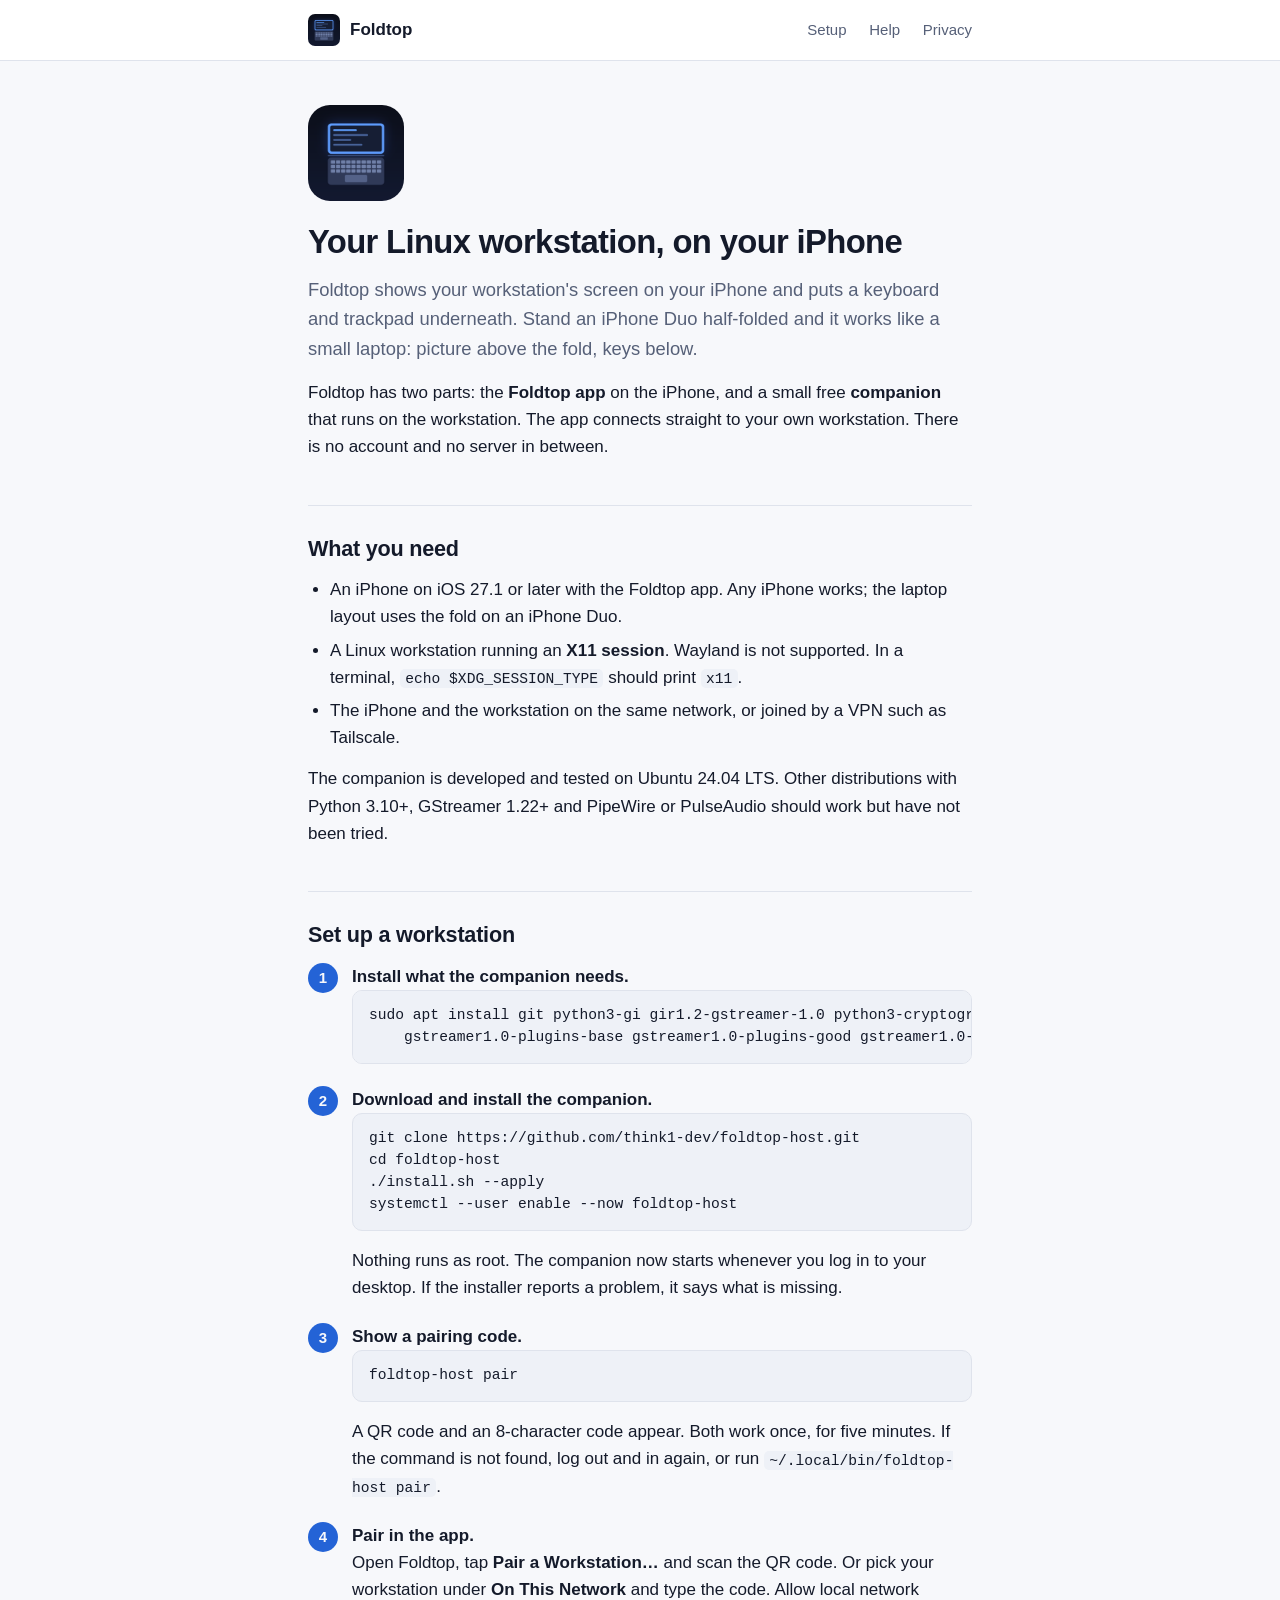
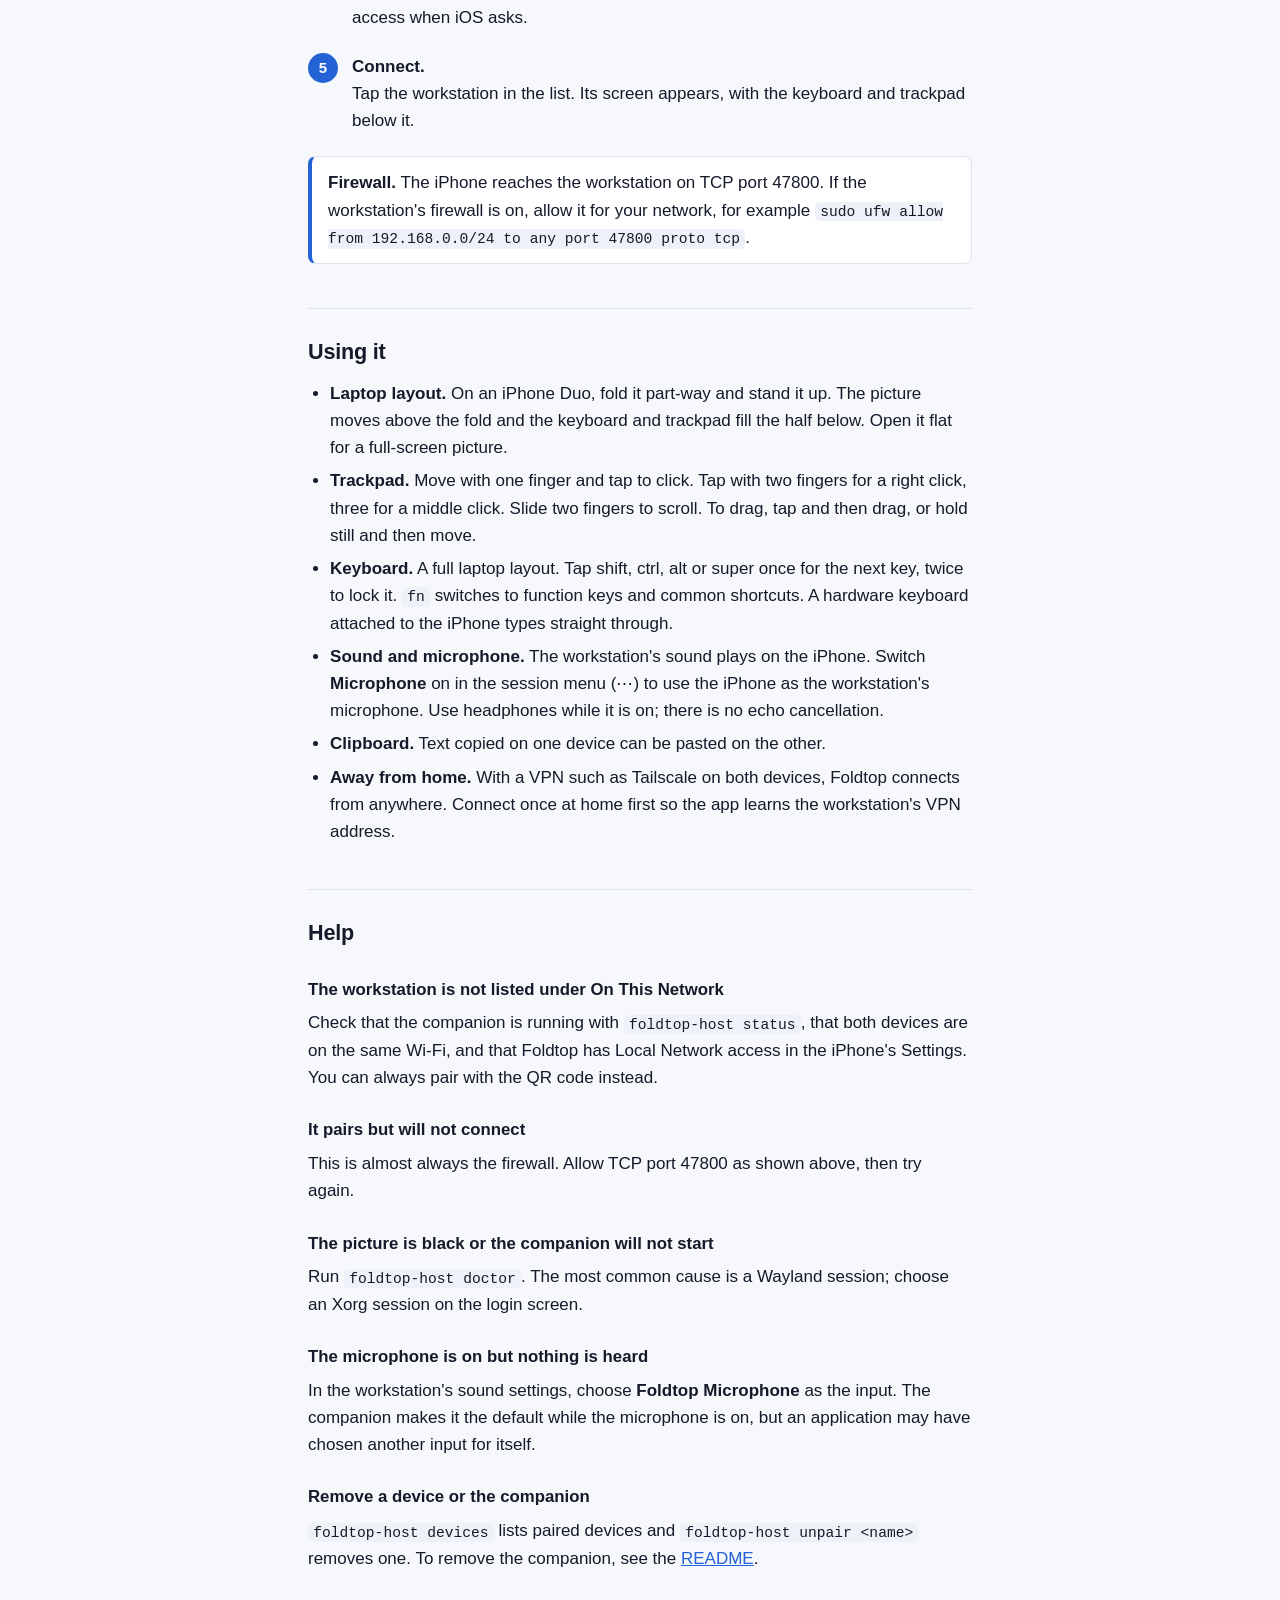
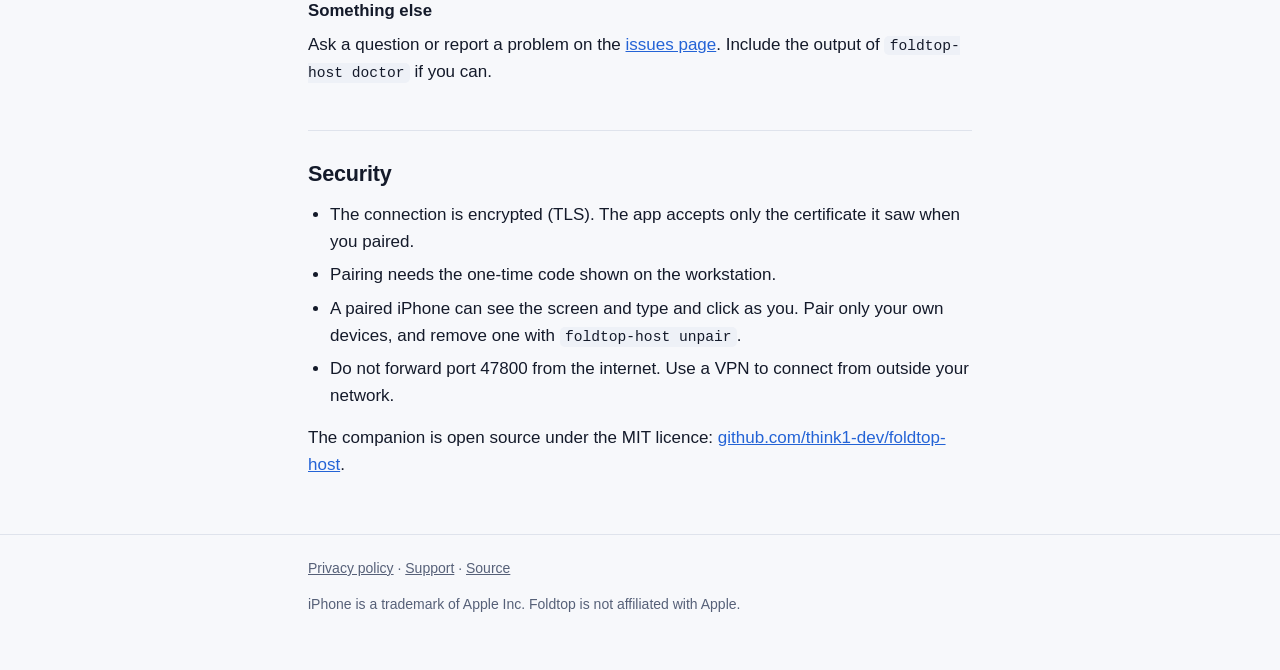
<file: docs/index.html>
<!doctype html>
<html lang="en">
<head>
<meta charset="utf-8">
<meta name="viewport" content="width=device-width, initial-scale=1">
<title>Foldtop: your Linux workstation on your iPhone</title>
<meta name="description" content="Foldtop shows your Linux workstation on your iPhone with a keyboard and trackpad underneath. Setup guide and help.">
<link rel="icon" href="icon.png">
<link rel="apple-touch-icon" href="icon.png">
<link rel="stylesheet" href="style.css">
</head>
<body>

<header class="site">
  <div class="wrap">
    <a class="brand" href="./"><img src="icon.png" alt="">Foldtop</a>
    <nav>
      <a href="#setup">Setup</a>
      <a href="#help">Help</a>
      <a href="privacy.html">Privacy</a>
    </nav>
  </div>
</header>

<main class="wrap">

  <section class="hero">
    <img src="icon.png" alt="Foldtop app icon">
    <h1>Your Linux workstation, on your iPhone</h1>
    <p class="lead">Foldtop shows your workstation's screen on your iPhone and puts a
    keyboard and trackpad underneath. Stand an iPhone Duo half-folded and it works
    like a small laptop: picture above the fold, keys below.</p>
  </section>

  <p>Foldtop has two parts: the <strong>Foldtop app</strong> on the iPhone, and a
  small free <strong>companion</strong> that runs on the workstation. The app
  connects straight to your own workstation. There is no account and no server in
  between.</p>

  <h2 id="needs">What you need</h2>
  <ul>
    <li>An iPhone on iOS 27.1 or later with the Foldtop app. Any iPhone works; the
    laptop layout uses the fold on an iPhone Duo.</li>
    <li>A Linux workstation running an <strong>X11 session</strong>. Wayland is not
    supported. In a terminal, <code>echo $XDG_SESSION_TYPE</code> should print
    <code>x11</code>.</li>
    <li>The iPhone and the workstation on the same network, or joined by a VPN such
    as Tailscale.</li>
  </ul>
  <p>The companion is developed and tested on Ubuntu 24.04 LTS. Other
  distributions with Python 3.10+, GStreamer 1.22+ and PipeWire or PulseAudio
  should work but have not been tried.</p>

  <h2 id="setup">Set up a workstation</h2>
  <ol class="steps">
    <li>
      <strong>Install what the companion needs.</strong>
      <pre><code>sudo apt install git python3-gi gir1.2-gstreamer-1.0 python3-cryptography \
    gstreamer1.0-plugins-base gstreamer1.0-plugins-good gstreamer1.0-plugins-ugly</code></pre>
    </li>
    <li>
      <strong>Download and install the companion.</strong>
      <pre><code>git clone https://github.com/think1-dev/foldtop-host.git
cd foldtop-host
./install.sh --apply
systemctl --user enable --now foldtop-host</code></pre>
      <p>Nothing runs as root. The companion now starts whenever you log in to
      your desktop. If the installer reports a problem, it says what is missing.</p>
    </li>
    <li>
      <strong>Show a pairing code.</strong>
      <pre><code>foldtop-host pair</code></pre>
      <p>A QR code and an 8-character code appear. Both work once, for five
      minutes. If the command is not found, log out and in again, or run
      <code>~/.local/bin/foldtop-host pair</code>.</p>
    </li>
    <li>
      <strong>Pair in the app.</strong>
      <p>Open Foldtop, tap <strong>Pair a Workstation…</strong> and scan the QR
      code. Or pick your workstation under <strong>On This Network</strong> and
      type the code. Allow local network access when iOS asks.</p>
    </li>
    <li>
      <strong>Connect.</strong>
      <p>Tap the workstation in the list. Its screen appears, with the keyboard
      and trackpad below it.</p>
    </li>
  </ol>

  <div class="note">
    <p><strong>Firewall.</strong> The iPhone reaches the workstation on TCP port
    47800. If the workstation's firewall is on, allow it for your network, for
    example <code>sudo ufw allow from 192.168.0.0/24 to any port 47800 proto tcp</code>.</p>
  </div>

  <h2 id="using">Using it</h2>
  <ul>
    <li><strong>Laptop layout.</strong> On an iPhone Duo, fold it part-way and stand
    it up. The picture moves above the fold and the keyboard and trackpad fill the
    half below. Open it flat for a full-screen picture.</li>
    <li><strong>Trackpad.</strong> Move with one finger and tap to click. Tap with
    two fingers for a right click, three for a middle click. Slide two fingers to
    scroll. To drag, tap and then drag, or hold still and then move.</li>
    <li><strong>Keyboard.</strong> A full laptop layout. Tap shift, ctrl, alt or
    super once for the next key, twice to lock it. <code>fn</code> switches to
    function keys and common shortcuts. A hardware keyboard attached to the iPhone
    types straight through.</li>
    <li><strong>Sound and microphone.</strong> The workstation's sound plays on the
    iPhone. Switch <strong>Microphone</strong> on in the session menu (⋯) to use
    the iPhone as the workstation's microphone. Use headphones while it is on;
    there is no echo cancellation.</li>
    <li><strong>Clipboard.</strong> Text copied on one device can be pasted on the
    other.</li>
    <li><strong>Away from home.</strong> With a VPN such as Tailscale on both
    devices, Foldtop connects from anywhere. Connect once at home first so the
    app learns the workstation's VPN address.</li>
  </ul>

  <h2 id="help">Help</h2>

  <h3>The workstation is not listed under On This Network</h3>
  <p>Check that the companion is running with <code>foldtop-host status</code>,
  that both devices are on the same Wi-Fi, and that Foldtop has Local Network
  access in the iPhone's Settings. You can always pair with the QR code instead.</p>

  <h3>It pairs but will not connect</h3>
  <p>This is almost always the firewall. Allow TCP port 47800 as shown above, then
  try again.</p>

  <h3>The picture is black or the companion will not start</h3>
  <p>Run <code>foldtop-host doctor</code>. The most common cause is a Wayland
  session; choose an Xorg session on the login screen.</p>

  <h3>The microphone is on but nothing is heard</h3>
  <p>In the workstation's sound settings, choose <strong>Foldtop Microphone</strong>
  as the input. The companion makes it the default while the microphone is on,
  but an application may have chosen another input for itself.</p>

  <h3>Remove a device or the companion</h3>
  <p><code>foldtop-host devices</code> lists paired devices and
  <code>foldtop-host unpair &lt;name&gt;</code> removes one. To remove the
  companion, see the
  <a href="https://github.com/think1-dev/foldtop-host#update-or-remove">README</a>.</p>

  <h3>Something else</h3>
  <p>Ask a question or report a problem on the
  <a href="https://github.com/think1-dev/foldtop-host/issues">issues page</a>.
  Include the output of <code>foldtop-host doctor</code> if you can.</p>

  <h2 id="security">Security</h2>
  <ul>
    <li>The connection is encrypted (TLS). The app accepts only the certificate it
    saw when you paired.</li>
    <li>Pairing needs the one-time code shown on the workstation.</li>
    <li>A paired iPhone can see the screen and type and click as you. Pair only
    your own devices, and remove one with <code>foldtop-host unpair</code>.</li>
    <li>Do not forward port 47800 from the internet. Use a VPN to connect from
    outside your network.</li>
  </ul>
  <p>The companion is open source under the MIT licence:
  <a href="https://github.com/think1-dev/foldtop-host">github.com/think1-dev/foldtop-host</a>.</p>

</main>

<footer class="site">
  <div class="wrap">
    <p><a href="privacy.html">Privacy policy</a> ·
    <a href="https://github.com/think1-dev/foldtop-host/issues">Support</a> ·
    <a href="https://github.com/think1-dev/foldtop-host">Source</a></p>
    <p>iPhone is a trademark of Apple Inc. Foldtop is not affiliated with Apple.</p>
  </div>
</footer>

</body>
</html>
</file>
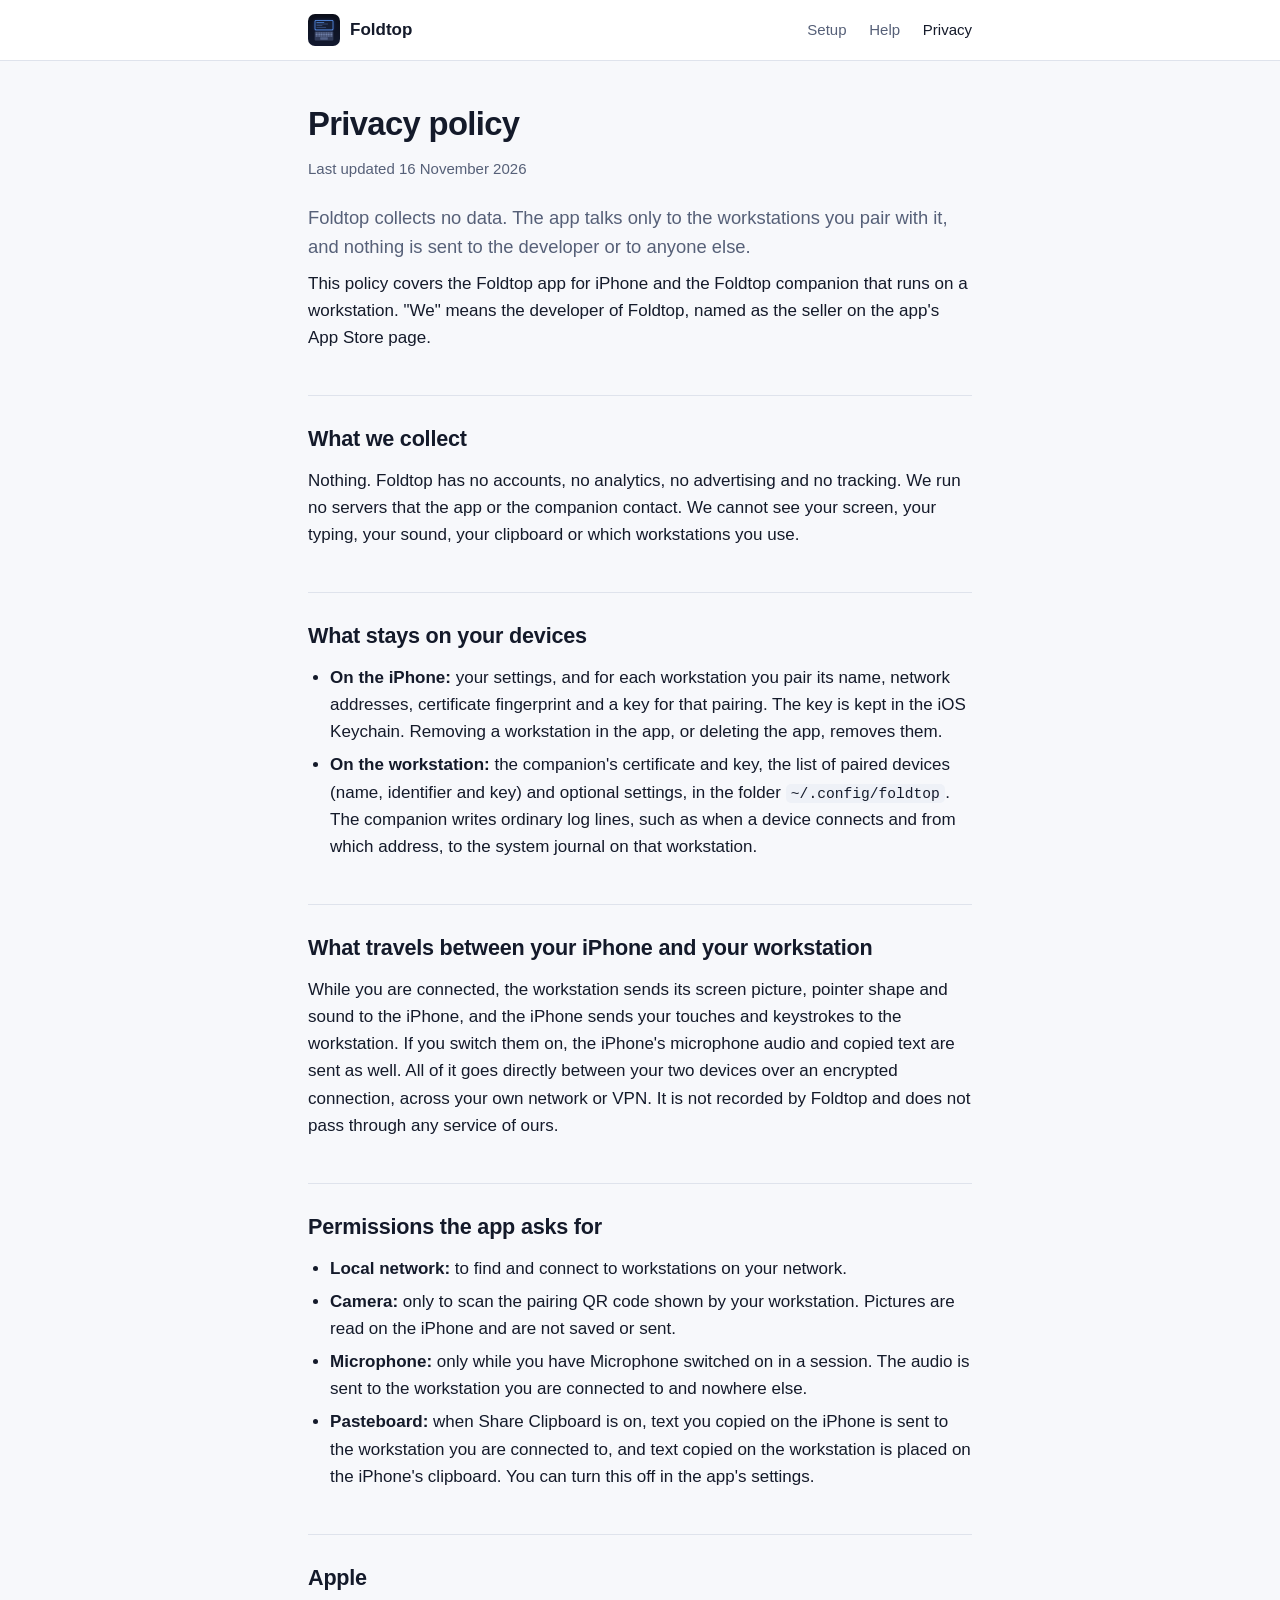
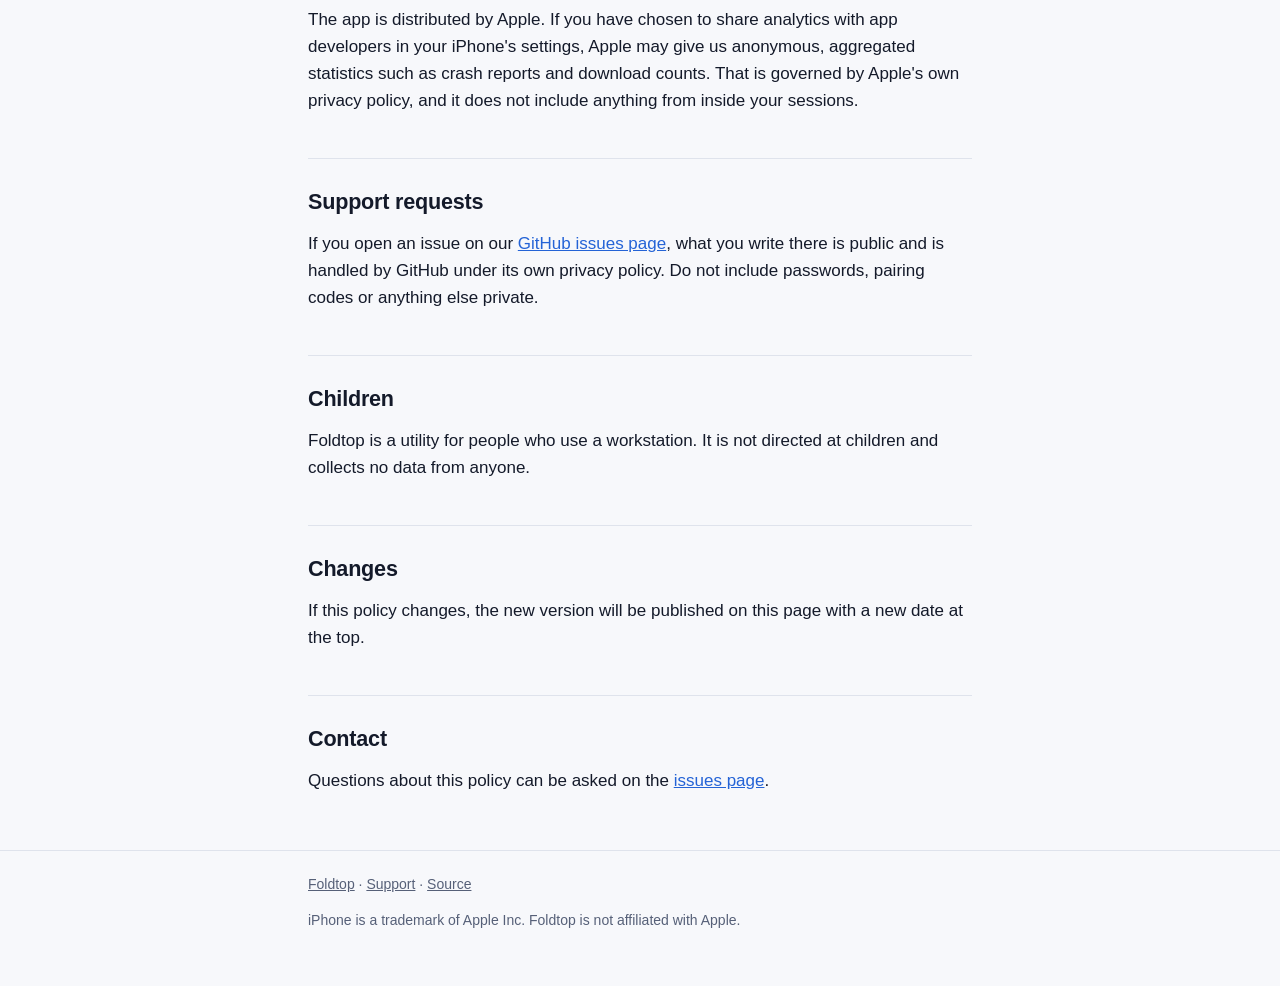
<file: docs/privacy.html>
<!doctype html>
<html lang="en">
<head>
<meta charset="utf-8">
<meta name="viewport" content="width=device-width, initial-scale=1">
<title>Foldtop privacy policy</title>
<meta name="description" content="Foldtop collects no data. The app talks only to the workstations you pair.">
<link rel="icon" href="icon.png">
<link rel="apple-touch-icon" href="icon.png">
<link rel="stylesheet" href="style.css">
</head>
<body>

<header class="site">
  <div class="wrap">
    <a class="brand" href="./"><img src="icon.png" alt="">Foldtop</a>
    <nav>
      <a href="./#setup">Setup</a>
      <a href="./#help">Help</a>
      <a href="privacy.html" aria-current="page">Privacy</a>
    </nav>
  </div>
</header>

<main class="wrap">

  <section class="hero">
    <h1>Privacy policy</h1>
    <p class="updated">Last updated 16 November 2026</p>
  </section>

  <p class="lead">Foldtop collects no data. The app talks only to the workstations
  you pair with it, and nothing is sent to the developer or to anyone else.</p>

  <p>This policy covers the Foldtop app for iPhone and the Foldtop companion that
  runs on a workstation. "We" means the developer of Foldtop, named as the seller
  on the app's App Store page.</p>

  <h2>What we collect</h2>
  <p>Nothing. Foldtop has no accounts, no analytics, no advertising and no
  tracking. We run no servers that the app or the companion contact. We cannot see
  your screen, your typing, your sound, your clipboard or which workstations you
  use.</p>

  <h2>What stays on your devices</h2>
  <ul>
    <li><strong>On the iPhone:</strong> your settings, and for each workstation you
    pair its name, network addresses, certificate fingerprint and a key for that
    pairing. The key is kept in the iOS Keychain. Removing a workstation in the
    app, or deleting the app, removes them.</li>
    <li><strong>On the workstation:</strong> the companion's certificate and key,
    the list of paired devices (name, identifier and key) and optional settings,
    in the folder <code>~/.config/foldtop</code>. The companion writes ordinary
    log lines, such as when a device connects and from which address, to the
    system journal on that workstation.</li>
  </ul>

  <h2>What travels between your iPhone and your workstation</h2>
  <p>While you are connected, the workstation sends its screen picture, pointer
  shape and sound to the iPhone, and the iPhone sends your touches and
  keystrokes to the workstation. If you switch them on, the iPhone's microphone
  audio and copied text are sent as well. All of it goes directly between your
  two devices over an encrypted connection, across your own network or VPN. It is
  not recorded by Foldtop and does not pass through any service of ours.</p>

  <h2>Permissions the app asks for</h2>
  <ul>
    <li><strong>Local network:</strong> to find and connect to workstations on
    your network.</li>
    <li><strong>Camera:</strong> only to scan the pairing QR code shown by your
    workstation. Pictures are read on the iPhone and are not saved or sent.</li>
    <li><strong>Microphone:</strong> only while you have Microphone switched on
    in a session. The audio is sent to the workstation you are connected to and
    nowhere else.</li>
    <li><strong>Pasteboard:</strong> when Share Clipboard is on, text you copied
    on the iPhone is sent to the workstation you are connected to, and text
    copied on the workstation is placed on the iPhone's clipboard. You can turn
    this off in the app's settings.</li>
  </ul>

  <h2>Apple</h2>
  <p>The app is distributed by Apple. If you have chosen to share analytics with
  app developers in your iPhone's settings, Apple may give us anonymous,
  aggregated statistics such as crash reports and download counts. That is
  governed by Apple's own privacy policy, and it does not include anything from
  inside your sessions.</p>

  <h2>Support requests</h2>
  <p>If you open an issue on our
  <a href="https://github.com/think1-dev/foldtop-host/issues">GitHub issues page</a>,
  what you write there is public and is handled by GitHub under its own privacy
  policy. Do not include passwords, pairing codes or anything else private.</p>

  <h2>Children</h2>
  <p>Foldtop is a utility for people who use a workstation. It is not directed at
  children and collects no data from anyone.</p>

  <h2>Changes</h2>
  <p>If this policy changes, the new version will be published on this page with
  a new date at the top.</p>

  <h2>Contact</h2>
  <p>Questions about this policy can be asked on the
  <a href="https://github.com/think1-dev/foldtop-host/issues">issues page</a>.</p>

</main>

<footer class="site">
  <div class="wrap">
    <p><a href="./">Foldtop</a> ·
    <a href="https://github.com/think1-dev/foldtop-host/issues">Support</a> ·
    <a href="https://github.com/think1-dev/foldtop-host">Source</a></p>
    <p>iPhone is a trademark of Apple Inc. Foldtop is not affiliated with Apple.</p>
  </div>
</footer>

</body>
</html>
</file>
<file: docs/style.css>
:root {
  --bg: #f7f8fb;
  --surface: #ffffff;
  --text: #141a2a;
  --muted: #566078;
  --line: #dfe3ec;
  --accent: #2463d6;
  --code-bg: #eef1f7;
  color-scheme: light dark;
}

@media (prefers-color-scheme: dark) {
  :root {
    --bg: #0c111d;
    --surface: #141b2b;
    --text: #e8ecf5;
    --muted: #9aa5bd;
    --line: #253049;
    --accent: #6ea5ff;
    --code-bg: #1a2336;
  }
}

* { box-sizing: border-box; }

html { -webkit-text-size-adjust: 100%; }

body {
  margin: 0;
  background: var(--bg);
  color: var(--text);
  font: 17px/1.6 -apple-system, BlinkMacSystemFont, "Segoe UI", Roboto, "Helvetica Neue", Arial, sans-serif;
}

.wrap {
  max-width: 44rem;
  margin: 0 auto;
  padding: 0 20px;
}

header.site {
  border-bottom: 1px solid var(--line);
  background: var(--surface);
}

header.site .wrap {
  display: flex;
  align-items: center;
  justify-content: space-between;
  gap: 16px;
  padding-top: 14px;
  padding-bottom: 14px;
}

.brand {
  display: flex;
  align-items: center;
  gap: 10px;
  font-weight: 650;
  color: var(--text);
  text-decoration: none;
}

.brand img {
  width: 32px;
  height: 32px;
  border-radius: 7px;
}

nav a {
  color: var(--muted);
  text-decoration: none;
  margin-left: 18px;
  font-size: 15px;
}

nav a:hover, nav a[aria-current="page"] { color: var(--text); }

.hero { padding: 44px 0 8px; }

.hero img {
  width: 96px;
  height: 96px;
  border-radius: 22px;
  display: block;
  margin-bottom: 22px;
}

h1 {
  font-size: 2.05rem;
  line-height: 1.15;
  letter-spacing: -0.02em;
  margin: 0 0 14px;
}

.lead {
  font-size: 1.15rem;
  color: var(--muted);
  margin: 0 0 8px;
}

h2 {
  font-size: 1.35rem;
  letter-spacing: -0.01em;
  margin: 44px 0 10px;
  padding-top: 26px;
  border-top: 1px solid var(--line);
}

h3 {
  font-size: 1.05rem;
  margin: 26px 0 6px;
}

p, ul, ol { margin: 0 0 14px; }

ul, ol { padding-left: 1.3em; }

li { margin-bottom: 6px; }

a { color: var(--accent); }

code, pre {
  font-family: ui-monospace, SFMono-Regular, Menlo, Consolas, "Liberation Mono", monospace;
  font-size: 0.86em;
}

code {
  background: var(--code-bg);
  border-radius: 5px;
  padding: 0.12em 0.36em;
}

pre {
  background: var(--code-bg);
  border: 1px solid var(--line);
  border-radius: 10px;
  padding: 14px 16px;
  overflow-x: auto;
  line-height: 1.5;
  margin: 0 0 16px;
}

pre code {
  background: none;
  padding: 0;
  font-size: 1em;
}

.note {
  background: var(--surface);
  border: 1px solid var(--line);
  border-left: 4px solid var(--accent);
  border-radius: 8px;
  padding: 12px 16px;
  margin: 0 0 16px;
}

.note p:last-child { margin-bottom: 0; }

ol.steps { counter-reset: step; list-style: none; padding-left: 0; }

ol.steps > li {
  counter-increment: step;
  position: relative;
  padding-left: 44px;
  margin-bottom: 22px;
}

ol.steps > li::before {
  content: counter(step);
  position: absolute;
  left: 0;
  top: 0;
  width: 30px;
  height: 30px;
  border-radius: 50%;
  background: var(--accent);
  color: var(--bg);
  font-weight: 650;
  font-size: 15px;
  display: flex;
  align-items: center;
  justify-content: center;
}

.updated { color: var(--muted); font-size: 15px; }

footer.site {
  margin-top: 56px;
  border-top: 1px solid var(--line);
  color: var(--muted);
  font-size: 14px;
}

footer.site .wrap { padding-top: 22px; padding-bottom: 40px; }

footer.site a { color: var(--muted); }
</file>
